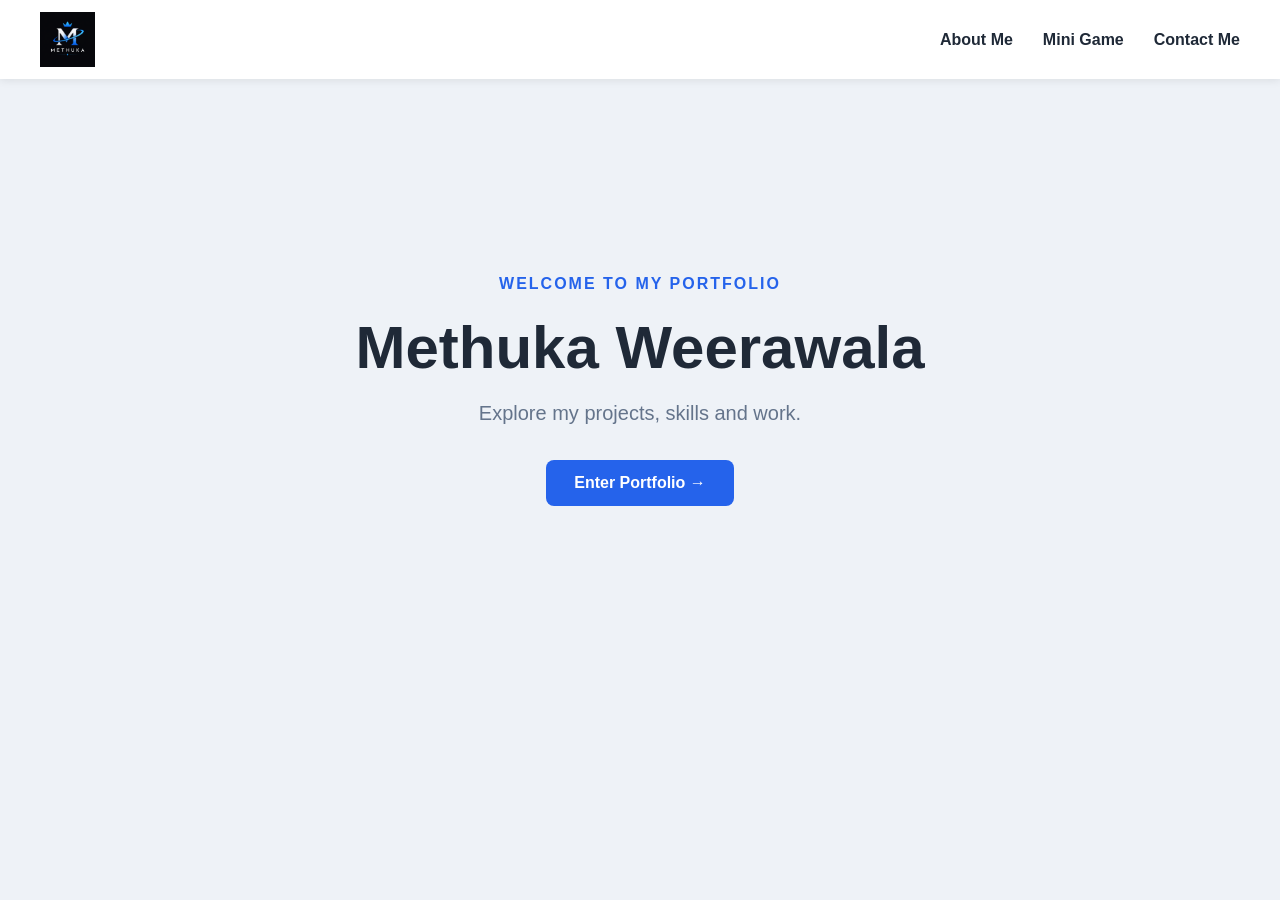
<file: index.html>
<!DOCTYPE html>
<html lang="en">

<head>
    <meta charset="UTF-8">

    <!-- Makes the website scale properly on phones/tablets -->
    <meta name="viewport" content="width=device-width, initial-scale=1.0">

    <title>Methuka Weerawala - Portfolio</title>

    <!-- Connects this HTML file to your CSS file -->
    <link rel="stylesheet" href="style.css">
</head>

<body>

    <!-- ================= HEADER ================= -->
    <header>

        <!-- Logo -->
        <a href="index.html" class="logo">
            <!-- Make sure methuka.png is in the same folder as index.html -->
            <img src="methuka.png" alt="METHUKA logo">
        </a>

        <!-- Navigation menu -->
        <nav>
            <!-- The # makes these links point to sections on this page -->
            <a href="index4.html">About Me</a>
            <a href="minigame.html">Mini Game</a>
            <a href="index3.html">Contact Me</a>
        </nav>

    </header>


    <!-- ================= MAIN CONTENT ================= -->
   <main>

    <!-- ================= WELCOME SECTION ================= -->

    <section class="welcome">

        <p class="welcome-small">WELCOME TO MY PORTFOLIO</p>

        <h1>Methuka Weerawala</h1>

        <p class="welcome-text">
            Explore my projects, skills and work.
        </p>

        <a href="index4.html" class="enter-button">
            Enter Portfolio →
        </a>

    </section>

</main>

</body>
</html>
</file>
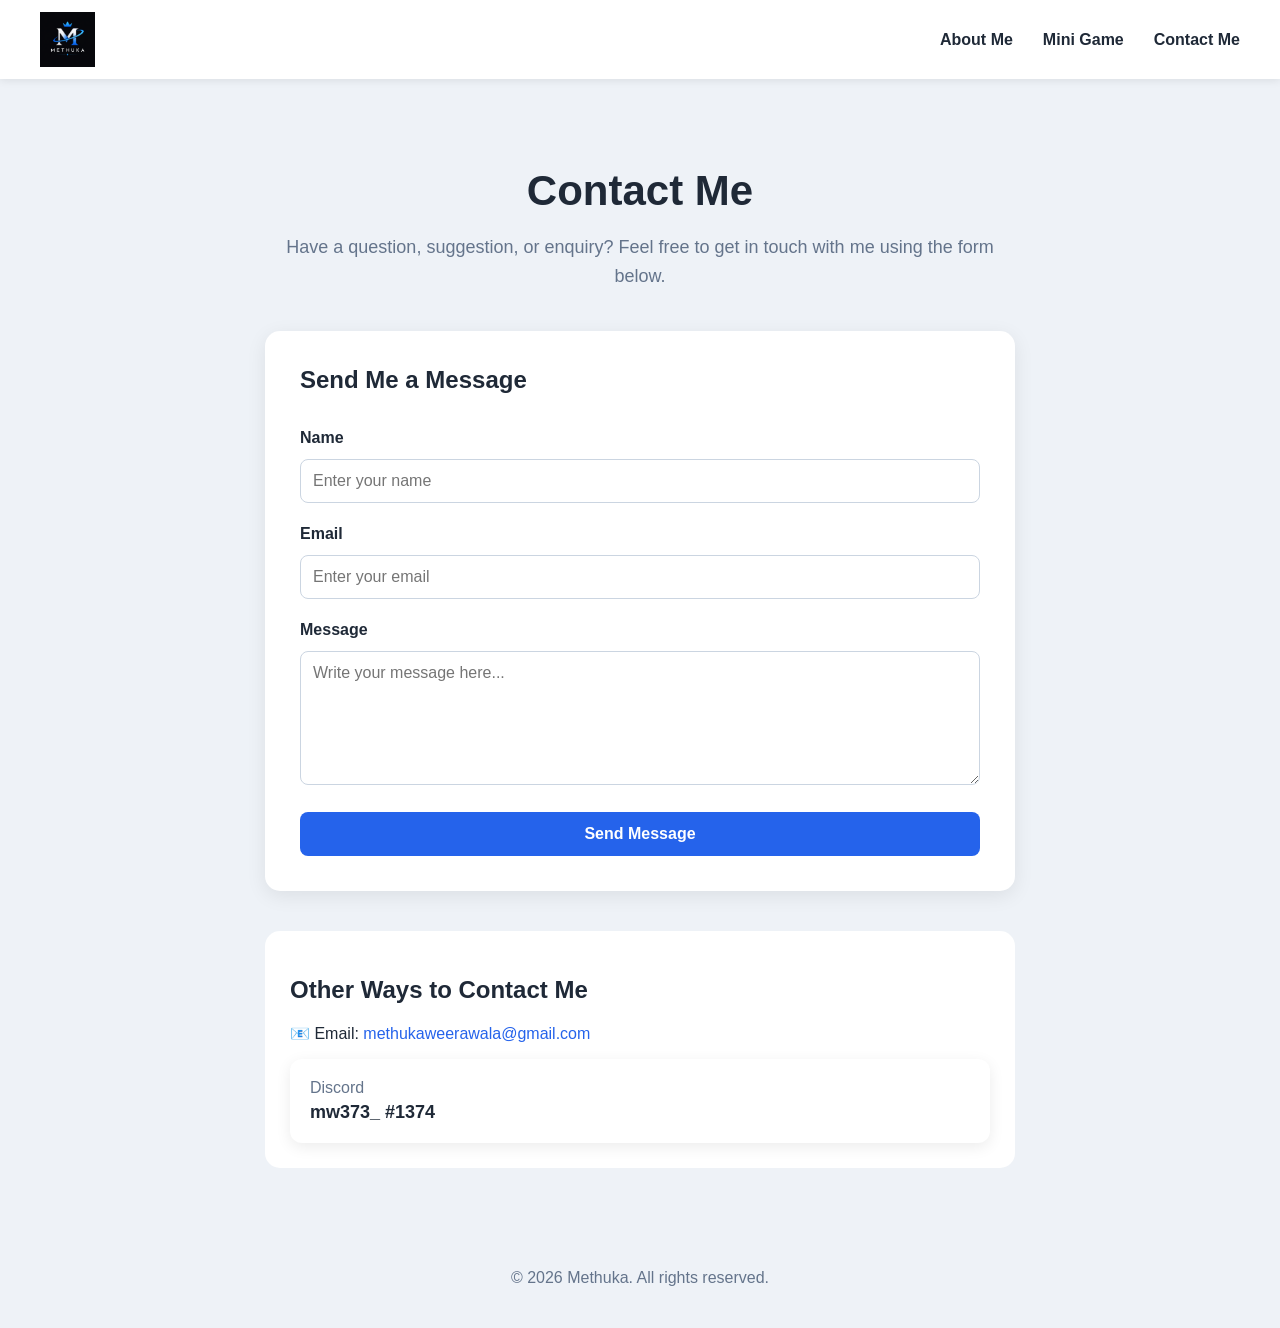
<file: index3.html>
<!DOCTYPE html>
<html lang="en">

<head>
    <meta charset="UTF-8">

    <!-- Makes the website work properly on phones -->
    <meta name="viewport" content="width=device-width, initial-scale=1.0">

    <title>Contact Me</title>

    <!-- Connects this page to your CSS -->
    <link rel="stylesheet" href="style2.css">
</head>

<body>

    <!-- ================= HEADER ================= -->

    <header>

        <!-- Logo -->
        <a href="index.html" class="logo">
            <img src="methuka.png" alt="METHUKA logo">
        </a>

        <!-- Navigation menu -->
        <nav>
            <!-- These now link to actual pages -->
            <a href="index4.html">About Me</a>
            <a href="minigame.html">Mini Game</a>
            <a href="index3.html">Contact Me</a>
        </nav>

    </header>


    <!-- ================= MAIN CONTENT ================= -->

    <main>

        <!-- Main heading -->
        <h1>Contact Me</h1>

        <!-- Introduction -->
        <p class="intro">
            Have a question, suggestion, or enquiry?
            Feel free to get in touch with me using the form below.
        </p>


        <!-- ================= CONTACT FORM ================= -->

        <section class="contact-box">

            <h2>Send Me a Message</h2>

            <!--
                The form collects information from the user.
                JavaScript/backend can be added later to actually send it.
            -->
            <form>

                <!-- Name -->
                <label for="name">Name</label>

                <input
                    type="text"
                    id="name"
                    name="name"
                    placeholder="Enter your name"
                    required
                >


                <!-- Email -->
                <label for="email">Email</label>

                <input
                    type="email"
                    id="email"
                    name="email"
                    placeholder="Enter your email"
                    required
                >


                <!-- Message -->
                <label for="message">Message</label>

                <textarea
                    id="message"
                    name="message"
                    placeholder="Write your message here..."
                    rows="6"
                    required
                ></textarea>


                <!-- Submit button -->
                <button type="submit">
                    Send Message
                </button>

            </form>

        </section>


        <!-- ================= OTHER CONTACT OPTIONS ================= -->

        <section class="contact-info">

            <h2>Other Ways to Contact Me</h2>

            <p>
                📧 Email:
                <a href="mailto:your@email.com">
                    methukaweerawala@gmail.com
                </a>
            </p>

           <div class="discord">
    <span>Discord</span>
    <strong>mw373_ #1374</strong>
</div>

        </section>

    </main>


    <!-- ================= FOOTER ================= -->

    <footer>

        <p>© 2026 Methuka. All rights reserved.</p>

    </footer>

</body>
</html>
</file>
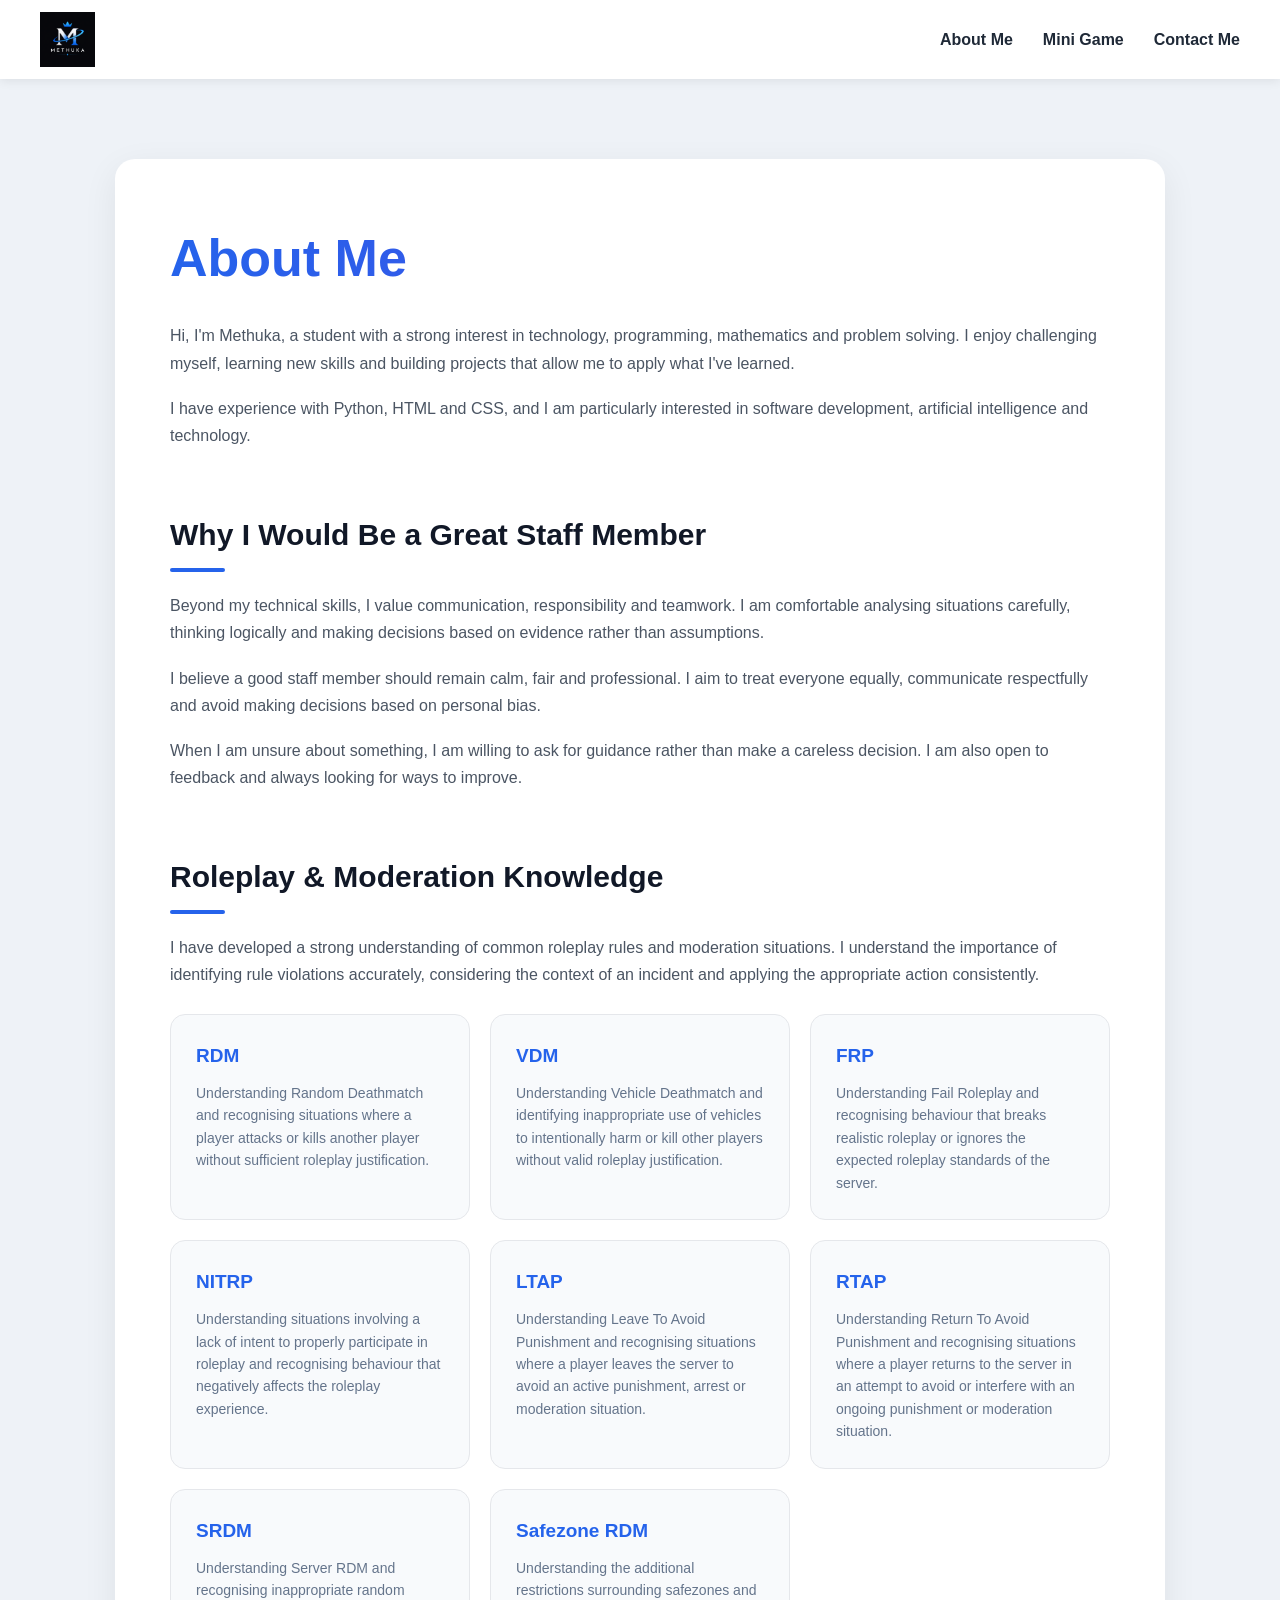
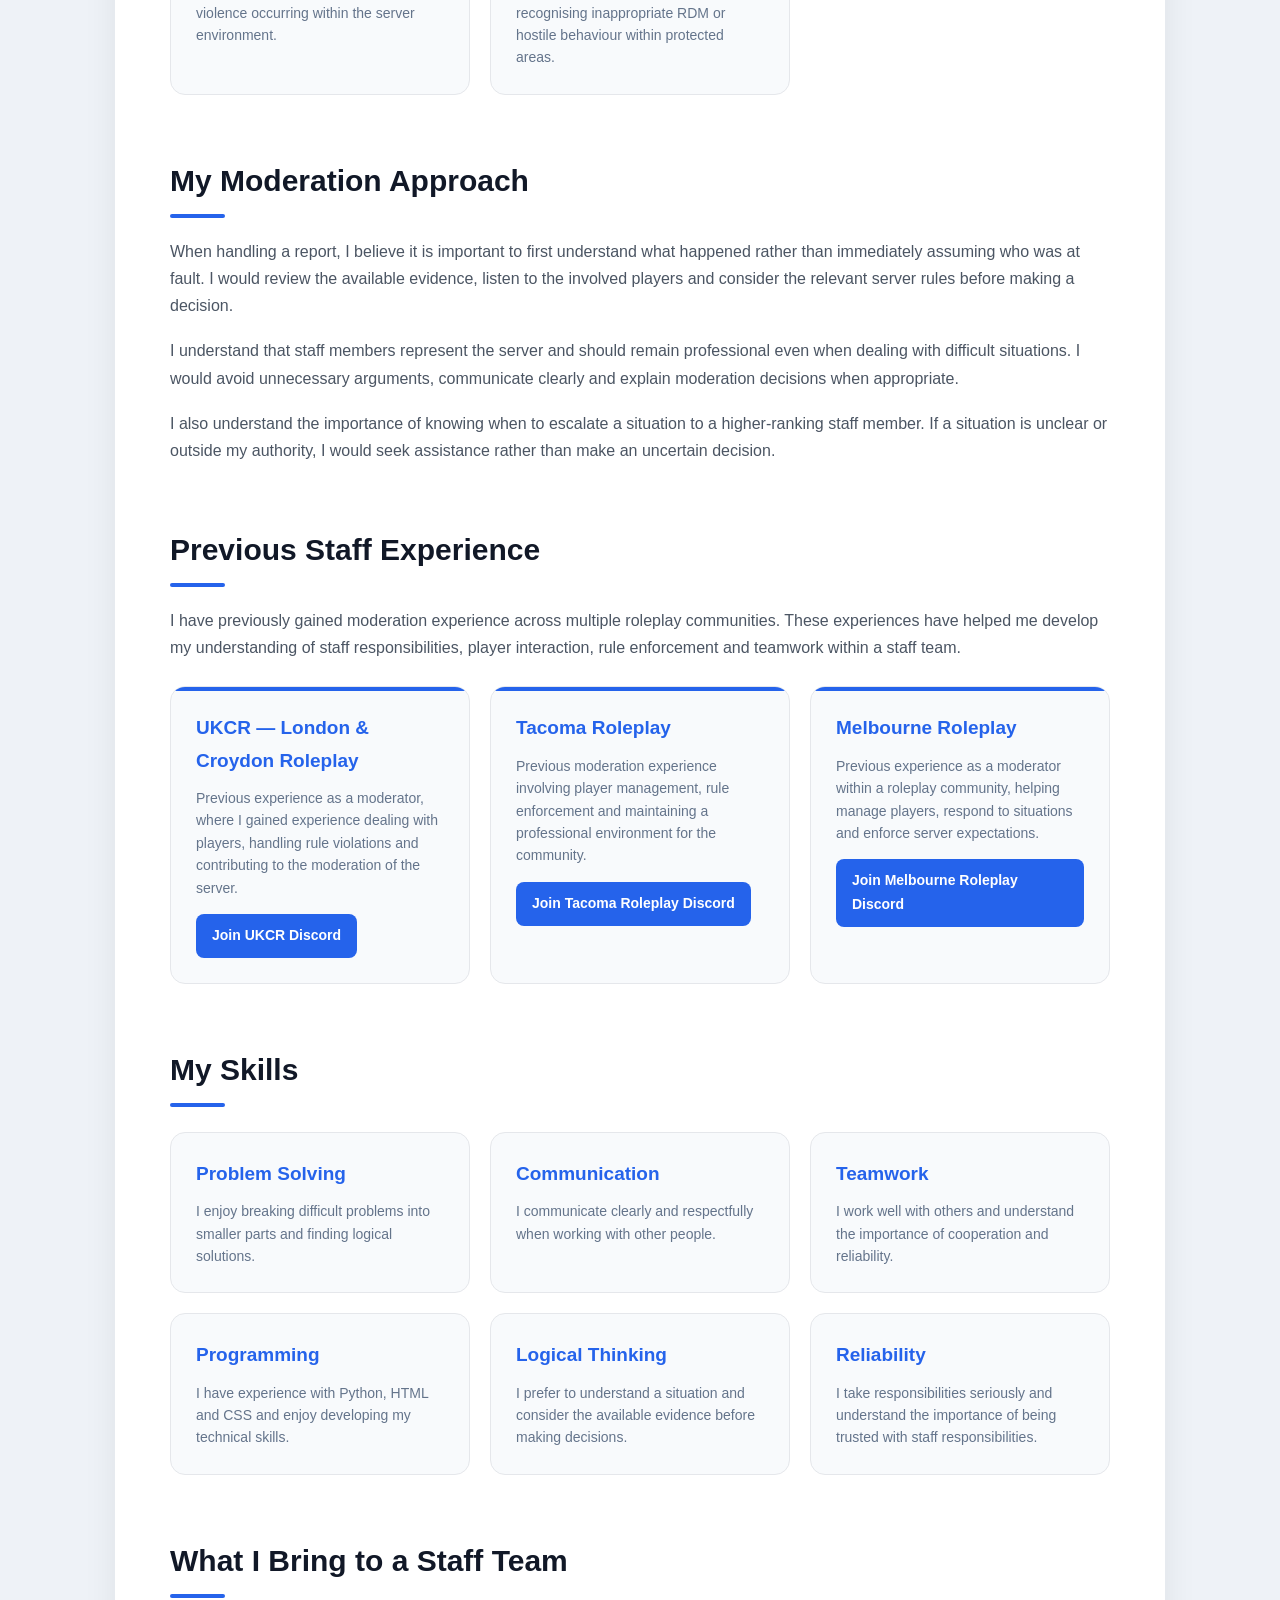
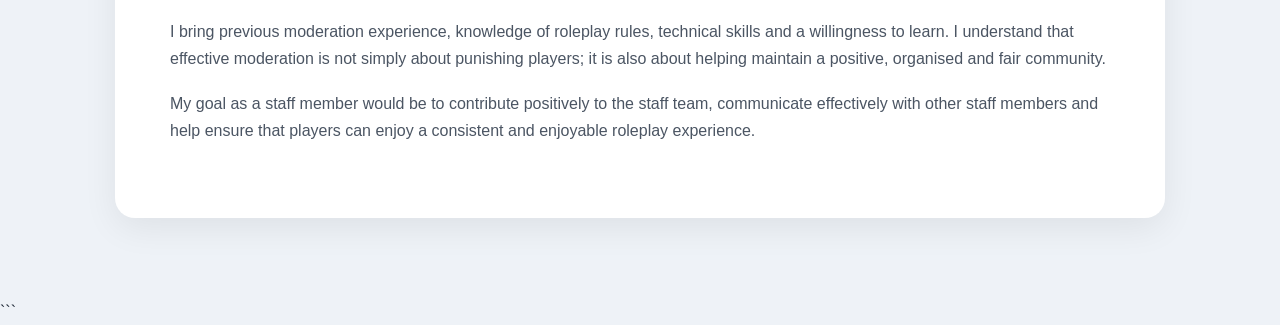
<file: index4.html>
<!DOCTYPE html>

<html lang="en">

<head>
    <meta charset="UTF-8">


<!-- Makes the website scale properly on phones/tablets -->
<meta name="viewport" content="width=device-width, initial-scale=1.0">

<title>About Me - Methuka Weerawala</title>

<!-- Connects this HTML file to your CSS file -->
<link rel="stylesheet" href="about.css">


</head>

<body>


<!-- ================= HEADER ================= -->

<header>

    <!-- Logo -->
    <a href="index.html" class="logo">
        <img src="methuka.png" alt="METHUKA logo">
    </a>

    <!-- Navigation menu -->
    <nav>
        <a href="index4.html">About Me</a>
        <a href="minigame.html">Mini Game</a>
        <a href="index3.html">Contact Me</a>
    </nav>

</header>


<!-- ================= MAIN CONTENT ================= -->

<main>

    <section class="about-me">

        <h1>About Me</h1>

        <p>
            Hi, I'm Methuka, a student with a strong interest in technology,
            programming, mathematics and problem solving. I enjoy challenging
            myself, learning new skills and building projects that allow me to
            apply what I've learned.
        </p>

        <p>
            I have experience with Python, HTML and CSS, and I am particularly
            interested in software development, artificial intelligence and
            technology.
        </p>


        <!-- ================= STAFF ================= -->

        <h2>Why I Would Be a Great Staff Member</h2>

        <p>
            Beyond my technical skills, I value communication, responsibility
            and teamwork. I am comfortable analysing situations carefully,
            thinking logically and making decisions based on evidence rather
            than assumptions.
        </p>

        <p>
            I believe a good staff member should remain calm, fair and
            professional. I aim to treat everyone equally, communicate
            respectfully and avoid making decisions based on personal bias.
        </p>

        <p>
            When I am unsure about something, I am willing to ask for guidance
            rather than make a careless decision. I am also open to feedback
            and always looking for ways to improve.
        </p>


        <!-- ================= ROLEPLAY KNOWLEDGE ================= -->

        <h2>Roleplay & Moderation Knowledge</h2>

        <p>
            I have developed a strong understanding of common roleplay rules
            and moderation situations. I understand the importance of
            identifying rule violations accurately, considering the context
            of an incident and applying the appropriate action consistently.
        </p>

        <div class="skills">

            <div class="skill">
                <h3>RDM</h3>
                <p>
                    Understanding Random Deathmatch and recognising situations
                    where a player attacks or kills another player without
                    sufficient roleplay justification.
                </p>
            </div>

            <div class="skill">
                <h3>VDM</h3>
                <p>
                    Understanding Vehicle Deathmatch and identifying
                    inappropriate use of vehicles to intentionally harm or
                    kill other players without valid roleplay justification.
                </p>
            </div>

            <div class="skill">
                <h3>FRP</h3>
                <p>
                    Understanding Fail Roleplay and recognising behaviour
                    that breaks realistic roleplay or ignores the expected
                    roleplay standards of the server.
                </p>
            </div>

            <div class="skill">
                <h3>NITRP</h3>
                <p>
                    Understanding situations involving a lack of intent to
                    properly participate in roleplay and recognising behaviour
                    that negatively affects the roleplay experience.
                </p>
            </div>

            <div class="skill">
                <h3>LTAP</h3>
                <p>
                    Understanding Leave To Avoid Punishment and recognising
                    situations where a player leaves the server to avoid an
                    active punishment, arrest or moderation situation.
                </p>
            </div>

            <div class="skill">
                <h3>RTAP</h3>
                <p>
                    Understanding Return To Avoid Punishment and recognising
                    situations where a player returns to the server in an
                    attempt to avoid or interfere with an ongoing punishment
                    or moderation situation.
                </p>
            </div>

            <div class="skill">
                <h3>SRDM</h3>
                <p>
                    Understanding Server RDM and recognising inappropriate
                    random violence occurring within the server environment.
                </p>
            </div>

            <div class="skill">
                <h3>Safezone RDM</h3>
                <p>
                    Understanding the additional restrictions surrounding
                    safezones and recognising inappropriate RDM or hostile
                    behaviour within protected areas.
                </p>
            </div>

        </div>


        <!-- ================= MODERATION APPROACH ================= -->

        <h2>My Moderation Approach</h2>

        <p>
            When handling a report, I believe it is important to first
            understand what happened rather than immediately assuming who
            was at fault. I would review the available evidence, listen to
            the involved players and consider the relevant server rules
            before making a decision.
        </p>

        <p>
            I understand that staff members represent the server and should
            remain professional even when dealing with difficult situations.
            I would avoid unnecessary arguments, communicate clearly and
            explain moderation decisions when appropriate.
        </p>

        <p>
            I also understand the importance of knowing when to escalate a
            situation to a higher-ranking staff member. If a situation is
            unclear or outside my authority, I would seek assistance rather
            than make an uncertain decision.
        </p>


        <!-- ================= PREVIOUS EXPERIENCE ================= -->

        <h2>Previous Staff Experience</h2>

        <p>
            I have previously gained moderation experience across multiple
            roleplay communities. These experiences have helped me develop
            my understanding of staff responsibilities, player interaction,
            rule enforcement and teamwork within a staff team.
        </p>

        <div class="experience">

            <div class="skill">
                <h3>UKCR — London & Croydon Roleplay</h3>

                <p>
                    Previous experience as a moderator, where I gained
                    experience dealing with players, handling rule
                    violations and contributing to the moderation of the
                    server.
                </p>

                <a href="https://discord.gg/ukcr" target="_blank">
                    Join UKCR Discord
                </a>
            </div>


            <div class="skill">
                <h3>Tacoma Roleplay</h3>

                <p>
                    Previous moderation experience involving player
                    management, rule enforcement and maintaining a
                    professional environment for the community.
                </p>

                <a href="https://discord.gg/5Ss6PUz4J" target="_blank">
                    Join Tacoma Roleplay Discord
                </a>
            </div>


            <div class="skill">
                <h3>Melbourne Roleplay</h3>

                <p>
                    Previous experience as a moderator within a roleplay
                    community, helping manage players, respond to
                    situations and enforce server expectations.
                </p>

                <a href="https://discord.gg/melbrp" target="_blank">
                    Join Melbourne Roleplay Discord
                </a>
            </div>

        </div>


        <!-- ================= SKILLS ================= -->

        <h2>My Skills</h2>

        <div class="skills">

            <div class="skill">
                <h3>Problem Solving</h3>
                <p>
                    I enjoy breaking difficult problems into smaller parts
                    and finding logical solutions.
                </p>
            </div>

            <div class="skill">
                <h3>Communication</h3>
                <p>
                    I communicate clearly and respectfully when working
                    with other people.
                </p>
            </div>

            <div class="skill">
                <h3>Teamwork</h3>
                <p>
                    I work well with others and understand the importance
                    of cooperation and reliability.
                </p>
            </div>

            <div class="skill">
                <h3>Programming</h3>
                <p>
                    I have experience with Python, HTML and CSS and enjoy
                    developing my technical skills.
                </p>
            </div>

            <div class="skill">
                <h3>Logical Thinking</h3>
                <p>
                    I prefer to understand a situation and consider the
                    available evidence before making decisions.
                </p>
            </div>

            <div class="skill">
                <h3>Reliability</h3>
                <p>
                    I take responsibilities seriously and understand the
                    importance of being trusted with staff responsibilities.
                </p>
            </div>

        </div>


        <!-- ================= STAFF VALUES ================= -->

        <h2>What I Bring to a Staff Team</h2>

        <p>
            I bring previous moderation experience, knowledge of roleplay
            rules, technical skills and a willingness to learn. I understand
            that effective moderation is not simply about punishing players;
            it is also about helping maintain a positive, organised and fair
            community.
        </p>

        <p>
            My goal as a staff member would be to contribute positively to
            the staff team, communicate effectively with other staff members
            and help ensure that players can enjoy a consistent and
            enjoyable roleplay experience.
        </p>

    </section>

</main>
```

</body>

</html>
</file>
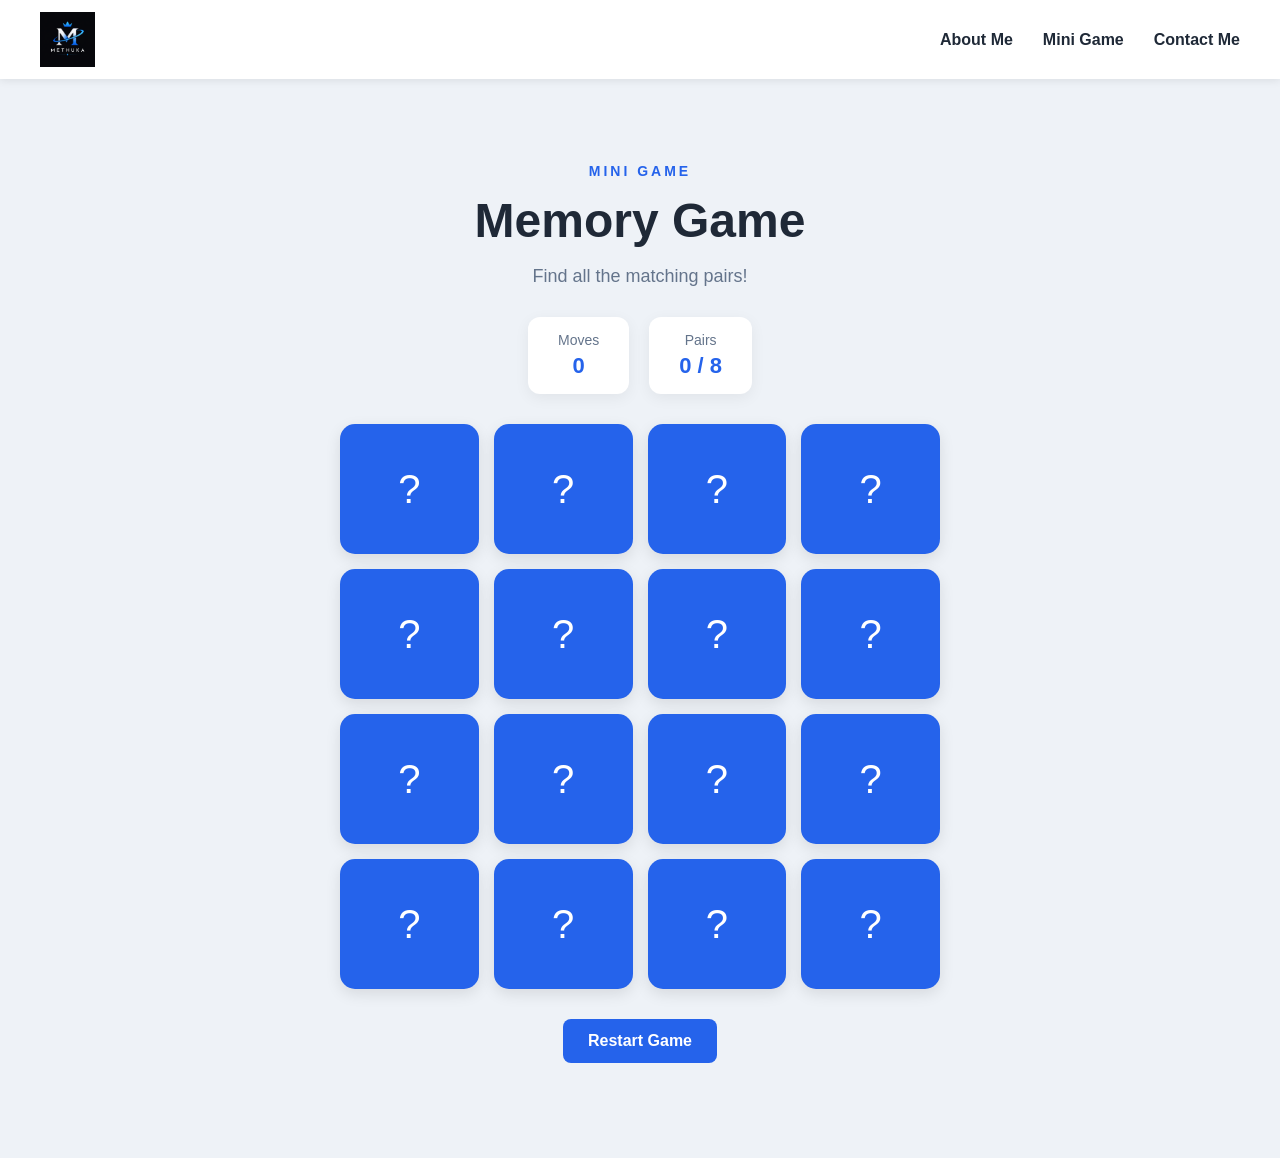
<file: minigame.html>
<!DOCTYPE html>
<html lang="en">

<head>
    <meta charset="UTF-8">

    <!-- Makes the website work properly on phones -->
    <meta name="viewport" content="width=device-width, initial-scale=1.0">

    <title>Memory Game - Methuka</title>

    <!-- Connects the CSS -->
    <link rel="stylesheet" href="minigame.css">
</head>

<body>

    <!-- ================= HEADER ================= -->

    <header>

        <!-- Logo -->
        <a href="index.html" class="logo">
            <img src="methuka.png" alt="METHUKA logo">
        </a>

        <!-- Navigation -->
        <nav>
            <a href="index4.html">About Me</a>
            <a href="minigame.html">Mini Game</a>
            <a href="index3.html">Contact Me</a>
        </nav>

    </header>


    <!-- ================= GAME ================= -->

    <main>

        <section class="game">

            <p class="small-title">MINI GAME</p>

            <h1>Memory Game</h1>

            <p class="description">
                Find all the matching pairs!
            </p>


            <!-- Game information -->

            <div class="game-info">

                <div>
                    <span>Moves</span>
                    <strong id="moves">0</strong>
                </div>

                <div>
                    <span>Pairs</span>
                    <strong id="pairs">0 / 8</strong>
                </div>

            </div>


            <!-- Cards -->

            <div id="game-board" class="game-board">
                <!-- JavaScript creates the cards here -->
            </div>


            <!-- Restart button -->

            <button id="restart">Restart Game</button>


            <!-- Win message -->

            <p id="win-message" class="win-message"></p>

        </section>

    </main>


    <!-- Connects JavaScript -->
    <script src="minigame.js"></script>

</body>

</html>
</file>
<file: style.css>
/* ================= GENERAL PAGE ================= */

/* Makes sizing easier to control */
* {
    box-sizing: border-box;
}

/* Removes the browser's default margin */
body {
    margin: 0;

    /* Simple, clean font */
    font-family: Arial, sans-serif;

    /* Light background */
    background-color: #eef2f7;

    color: #1f2937;
}


/* ================= HEADER ================= */

header {
    /* Puts the logo and navigation next to each other */
    display: flex;

    /* Logo goes left, navigation goes right */
    justify-content: space-between;

    /* Vertically centers everything */
    align-items: center;

    /* Space inside the header */
    padding: 12px 40px;

    /* White navbar */
    background-color: white;

    /* Small shadow underneath */
    box-shadow: 0 2px 8px rgba(0, 0, 0, 0.08);

    /* Keeps the header visible when scrolling */
    position: sticky;
    top: 0;

    /* Makes sure it stays above other content */
    z-index: 100;
}


/* ================= LOGO ================= */

.logo {
    /* Removes the normal link underline */
    text-decoration: none;
}

.logo img {
    /* Controls the logo height */
    height: 55px;

    /* Keeps the original image proportions */
    width: auto;

    /* Prevents a tiny gap underneath the image */
    display: block;
}


/* ================= NAVIGATION ================= */

nav {
    /* Places the navigation links in a row */
    display: flex;

    /* Space between each link */
    gap: 30px;

    /* Vertically centers the links */
    align-items: center;
}

nav a {
    /* Removes the default underline */
    text-decoration: none;

    /* Dark text */
    color: #1f2937;

    /* Makes links easier to read */
    font-size: 16px;

    /* Slightly thicker text */
    font-weight: 600;

    /* Smooth hover animation */
    transition: 0.2s;
}


/* Changes the link when the mouse is over it */
nav a:hover {
    color: #2563eb;
}


/* ================= MAIN ================= */

main {
    /* Stops the content becoming ridiculously wide */
    max-width: 1100px;

    /* Centers the main content */
    margin: 0 auto;

    /* Adds space around the content */
    padding: 60px 25px;
}


/* ================= PHONE RESPONSIVENESS ================= */

/*
    When the screen is smaller than 700px,
    change the layout so it works better on phones.
*/

@media (max-width: 700px) {
    .welcome {
        padding: 80px 15px;
}

    .welcome h1 {
        font-size: 40px;
}

    .welcome-text {
        font-size: 17px;
}

    header {
        /* Stack the logo and navigation vertically */
        flex-direction: column;

        /* Smaller spacing on phones */
        gap: 12px;

        /* Smaller side padding */
        padding: 12px 20px;
    }

    nav {
        /* Reduce the gap between navigation links */
        gap: 18px;

        /* Allow links to wrap if necessary */
        flex-wrap: wrap;

        /* Center the links */
        justify-content: center;
    }

    nav a {
        /* Slightly smaller text on phones */
        font-size: 14px;
    }

    main {
        /* Less padding on small screens */
        padding: 40px 15px;
    }
}

/* ================= WELCOME PAGE ================= */

.welcome {
    /* Centers everything */
    text-align: center;

    /* Gives the welcome section lots of space */
    padding: 120px 20px;
}

.welcome-small {
    /* Small blue heading */
    color: #2563eb;

    /* Makes the text slightly thicker */
    font-weight: 600;

    /* Adds some space between letters */
    letter-spacing: 2px;

    /* Removes default paragraph spacing */
    margin-bottom: 20px;
}

.welcome h1 {
    /* Large main name */
    font-size: 60px;

    /* Removes default top margin */
    margin: 0;

    /* Adds space underneath */
    margin-bottom: 20px;
}

.welcome-text {
    /* Description underneath the name */
    font-size: 20px;

    /* Grey text */
    color: #64748b;

    /* Space before the button */
    margin-bottom: 35px;
}


/* ================= ENTER BUTTON ================= */

.enter-button {
    /* Makes the link behave like a button */
    display: inline-block;

    /* Button size */
    padding: 14px 28px;

    /* Blue background */
    background-color: #2563eb;

    /* White text */
    color: white;

    /* Removes underline */
    text-decoration: none;

    /* Rounded corners */
    border-radius: 8px;

    /* Makes the text slightly thicker */
    font-weight: 600;

    /* Smooth animation */
    transition: 0.2s;
}


/* Button hover effect */

.enter-button:hover {
    /* Moves the button slightly upwards */
    transform: translateY(-3px);
}
</file>
<file: style2.css>
/* ================= GENERAL ================= */

/* Makes width and height easier to control */
* {
    box-sizing: border-box;
}

/* Basic page styling */
body {
    margin: 0;
    font-family: Arial, sans-serif;
    background-color: #eef2f7;
    color: #1f2937;
}


/* ================= HEADER ================= */

header {
    display: flex;

    /* Logo on the left, navigation on the right */
    justify-content: space-between;

    /* Vertically centers everything */
    align-items: center;

    padding: 12px 40px;

    background-color: white;

    /* Shadow underneath navbar */
    box-shadow: 0 2px 8px rgba(0, 0, 0, 0.08);

    /* Keeps navbar at the top while scrolling */
    position: sticky;
    top: 0;

    z-index: 100;
}


/* ================= LOGO ================= */

.logo {
    display: flex;
    text-decoration: none;
}

.logo img {
    /* Controls logo size */
    height: 55px;

    /* Keeps the image proportions */
    width: auto;

    display: block;
}


/* ================= NAVIGATION ================= */

nav {
    display: flex;
    gap: 30px;
}

nav a {
    text-decoration: none;
    color: #1f2937;
    font-weight: 600;

    /* Smooth hover effect */
    transition: 0.2s;
}

nav a:hover {
    color: #2563eb;
}


/* ================= MAIN ================= */

main {
    /* Prevents content becoming too wide */
    max-width: 800px;

    /* Centers the content */
    margin: 0 auto;

    /* Space around the page */
    padding: 60px 25px;
}


/* Main heading */
h1 {
    text-align: center;
    font-size: 42px;
    margin-bottom: 15px;
}


/* Introduction paragraph */
.intro {
    text-align: center;
    font-size: 18px;
    line-height: 1.6;
    color: #64748b;

    margin-bottom: 40px;
}


/* ================= CONTACT BOX ================= */

.contact-box {
    background-color: white;

    padding: 35px;

    border-radius: 15px;

    /* Subtle shadow */
    box-shadow: 0 5px 20px rgba(0, 0, 0, 0.08);
}

.contact-box h2 {
    margin-top: 0;
    margin-bottom: 25px;
}


/* ================= FORM ================= */

form {
    /* Puts form elements in a vertical column */
    display: flex;
    flex-direction: column;

    gap: 12px;
}


/* Labels */
label {
    font-weight: 600;
    margin-top: 10px;
}


/* Text boxes */
input,
textarea {
    width: 100%;

    padding: 12px;

    font-size: 16px;

    border: 1px solid #cbd5e1;

    border-radius: 8px;

    /* Makes typing areas easier to use */
    font-family: inherit;
}


/* When the user clicks inside a field */
input:focus,
textarea:focus {
    outline: none;

    border-color: #2563eb;
}


/* ================= BUTTON ================= */

button {
    margin-top: 15px;

    padding: 13px;

    border: none;

    border-radius: 8px;

    background-color: #2563eb;

    color: white;

    font-size: 16px;

    font-weight: 600;

    cursor: pointer;

    transition: 0.2s;
}


/* Button hover effect */
button:hover {
    transform: translateY(-2px);
}


/* ================= CONTACT INFORMATION ================= */

.contact-info {
    margin-top: 40px;

    background-color: white;

    padding: 25px;

    border-radius: 15px;
}

.contact-info a {
    color: #2563eb;

    text-decoration: none;
}


/* ================= FOOTER ================= */

footer {
    text-align: center;

    padding: 25px;

    color: #64748b;
}


/* ================= PHONE ================= */

@media (max-width: 700px) {

    header {
        flex-direction: column;
        gap: 12px;
        padding: 12px 20px;
    }

    nav {
        gap: 18px;
        flex-wrap: wrap;
        justify-content: center;
    }

    main {
        padding: 40px 15px;
    }

    h1 {
        font-size: 32px;
    }

    .contact-box {
        padding: 25px;
    }
}

.discord {
    background-color: white;
    padding: 20px;
    border-radius: 12px;
    box-shadow: 0 4px 15px rgba(0,0,0,0.08);
}

.discord span {
    display: block;
    color: #64748b;
    margin-bottom: 5px;
}

.discord strong {
    font-size: 18px;
}
</file>
<file: about.css>
* {
    box-sizing: border-box;
}

body {
    margin: 0;
    font-family: Arial, sans-serif;
    background: #eef2f7;
    color: #1f2937;
    line-height: 1.7;
}

header {
    display: flex;
    justify-content: space-between;
    align-items: center;
    padding: 12px 40px;
    background: white;
    box-shadow: 0 2px 10px rgba(0, 0, 0, 0.08);
    position: sticky;
    top: 0;
    z-index: 100;
}

.logo {
    text-decoration: none;
}

.logo img {
    height: 55px;
    width: auto;
    display: block;
}

nav {
    display: flex;
    gap: 30px;
    align-items: center;
}

nav a {
    position: relative;
    text-decoration: none;
    color: #1f2937;
    font-size: 16px;
    font-weight: 600;
    transition: 0.25s ease;
}

nav a:hover {
    color: #2563eb;
}

nav a::after {
    content: "";
    position: absolute;
    left: 0;
    bottom: -6px;
    width: 0;
    height: 2px;
    background: #2563eb;
    transition: 0.25s ease;
}

nav a:hover::after {
    width: 100%;
}

main {
    max-width: 1100px;
    margin: 0 auto;
    padding: 80px 25px;
}

.about-me {
    background: white;
    padding: 55px;
    border-radius: 20px;
    box-shadow: 0 10px 35px rgba(0, 0, 0, 0.07);
}

.about-me h1 {
    margin-top: 0;
    margin-bottom: 20px;
    font-size: 52px;
    font-weight: 800;
    background: linear-gradient(90deg, #2563eb, #4f46e5);
    -webkit-background-clip: text;
    -webkit-text-fill-color: transparent;
}

.about-me h2 {
    margin-top: 60px;
    margin-bottom: 20px;
    font-size: 30px;
    color: #111827;
    position: relative;
}

.about-me h2::after {
    content: "";
    display: block;
    width: 55px;
    height: 4px;
    margin-top: 8px;
    border-radius: 10px;
    background: #2563eb;
}

.about-me p {
    color: #4b5563;
    font-size: 16px;
    margin-bottom: 18px;
}

.skills {
    display: grid;
    grid-template-columns: repeat(3, 1fr);
    gap: 20px;
    margin-top: 25px;
}

.skill {
    background: #f8fafc;
    border: 1px solid #e5e7eb;
    border-radius: 15px;
    padding: 25px;
    transition: transform 0.25s ease, box-shadow 0.25s ease, border-color 0.25s ease;
}

.skill:hover {
    transform: translateY(-6px);
    border-color: #bfdbfe;
    box-shadow: 0 12px 25px rgba(37, 99, 235, 0.12);
}

.skill h3 {
    margin-top: 0;
    margin-bottom: 10px;
    font-size: 19px;
    color: #2563eb;
}

.skill p {
    margin: 0;
    font-size: 14px;
    color: #64748b;
    line-height: 1.6;
}

.experience {
    display: grid;
    grid-template-columns: repeat(3, 1fr);
    gap: 20px;
    margin-top: 25px;
}

.experience .skill {
    position: relative;
    overflow: hidden;
}

.experience .skill::before {
    content: "";
    position: absolute;
    top: 0;
    left: 0;
    width: 100%;
    height: 4px;
    background: #2563eb;
}

.experience .skill a {
    display: inline-block;
    margin-top: 15px;
    padding: 10px 16px;
    border-radius: 8px;
    background: #2563eb;
    color: white;
    text-decoration: none;
    font-size: 14px;
    font-weight: 600;
    transition: background 0.2s ease, transform 0.2s ease, box-shadow 0.2s ease;
}

.experience .skill a:hover {
    background: #1d4ed8;
    transform: translateY(-2px);
    box-shadow: 0 6px 15px rgba(37, 99, 235, 0.25);
}

@media (max-width: 900px) {
    main {
        padding: 60px 20px;
    }

    .about-me {
        padding: 40px;
    }

    .skills {
        grid-template-columns: repeat(2, 1fr);
    }

    .experience {
        grid-template-columns: 1fr;
    }
}

@media (max-width: 700px) {
    header {
        flex-direction: column;
        gap: 12px;
        padding: 12px 20px;
    }

    nav {
        gap: 18px;
        flex-wrap: wrap;
        justify-content: center;
    }

    nav a {
        font-size: 14px;
    }

    main {
        padding: 40px 15px;
    }

    .about-me {
        padding: 30px 20px;
        border-radius: 15px;
    }

    .about-me h1 {
        font-size: 40px;
    }

    .about-me h2 {
        font-size: 25px;
        margin-top: 45px;
    }

    .skills {
        grid-template-columns: 1fr;
    }

    .experience {
        grid-template-columns: 1fr;
    }

    .skill {
        padding: 22px;
    }
}
</file>
<file: minigame.css>
/* ================= GENERAL ================= */

* {
    box-sizing: border-box;
}

body {
    margin: 0;

    font-family: Arial, sans-serif;

    background-color: #eef2f7;

    color: #1f2937;
}


/* ================= HEADER ================= */

header {
    display: flex;

    justify-content: space-between;

    align-items: center;

    padding: 12px 40px;

    background-color: white;

    box-shadow: 0 2px 8px rgba(0, 0, 0, 0.08);

    position: sticky;

    top: 0;

    z-index: 100;
}


/* ================= LOGO ================= */

.logo {
    text-decoration: none;
}

.logo img {
    height: 55px;

    width: auto;

    display: block;
}


/* ================= NAVIGATION ================= */

nav {
    display: flex;

    gap: 30px;

    align-items: center;
}

nav a {
    text-decoration: none;

    color: #1f2937;

    font-size: 16px;

    font-weight: 600;

    transition: 0.2s;
}

nav a:hover {
    color: #2563eb;
}


/* ================= GAME ================= */

main {
    max-width: 900px;

    margin: 0 auto;

    padding: 70px 20px;
}

.game {
    text-align: center;
}


/* Small title */

.small-title {
    color: #2563eb;

    font-size: 14px;

    font-weight: 700;

    letter-spacing: 3px;
}


/* Main title */

h1 {
    font-size: 48px;

    margin: 10px 0;
}


/* Description */

.description {
    color: #64748b;

    font-size: 18px;

    margin-bottom: 30px;
}


/* ================= GAME INFO ================= */

.game-info {
    display: flex;

    justify-content: center;

    gap: 20px;

    margin-bottom: 30px;
}

.game-info div {
    background-color: white;

    padding: 15px 30px;

    border-radius: 12px;

    box-shadow: 0 4px 15px rgba(0, 0, 0, 0.06);
}

.game-info span {
    display: block;

    color: #64748b;

    font-size: 14px;

    margin-bottom: 5px;
}

.game-info strong {
    font-size: 22px;

    color: #2563eb;
}


/* ================= GAME BOARD ================= */

.game-board {
    display: grid;

    grid-template-columns: repeat(4, 1fr);

    gap: 15px;

    max-width: 600px;

    margin: 0 auto 30px;
}


/* ================= CARDS ================= */

.card {
    height: 130px;

    border: none;

    border-radius: 15px;

    background-color: #2563eb;

    color: white;

    font-size: 40px;

    cursor: pointer;

    box-shadow: 0 5px 15px rgba(0, 0, 0, 0.1);

    transition: 0.2s;
}


/* Card hover */

.card:hover {
    transform: translateY(-3px);

    background-color: #1d4ed8;
}


/* Card that has been revealed */

.card.revealed {
    background-color: white;

    color: #1f2937;

    cursor: default;
}


/* Matched card */

.card.matched {
    background-color: #dbeafe;

    color: #2563eb;

    cursor: default;
}


/* ================= RESTART BUTTON ================= */

#restart {
    border: none;

    padding: 13px 25px;

    border-radius: 8px;

    background-color: #2563eb;

    color: white;

    font-size: 16px;

    font-weight: 600;

    cursor: pointer;

    transition: 0.2s;
}

#restart:hover {
    transform: translateY(-2px);

    background-color: #1d4ed8;
}


/* ================= WIN MESSAGE ================= */

.win-message {
    font-size: 20px;

    font-weight: 600;

    color: #2563eb;

    margin-top: 25px;
}


/* ================= PHONE ================= */

@media (max-width: 700px) {

    header {
        flex-direction: column;

        gap: 12px;

        padding: 12px 20px;
    }

    nav {
        gap: 18px;

        flex-wrap: wrap;

        justify-content: center;
    }

    nav a {
        font-size: 14px;
    }

    main {
        padding: 45px 15px;
    }

    h1 {
        font-size: 38px;
    }

    .game-board {
        gap: 10px;
    }

    .card {
        height: 90px;

        font-size: 30px;
    }
}
</file>
